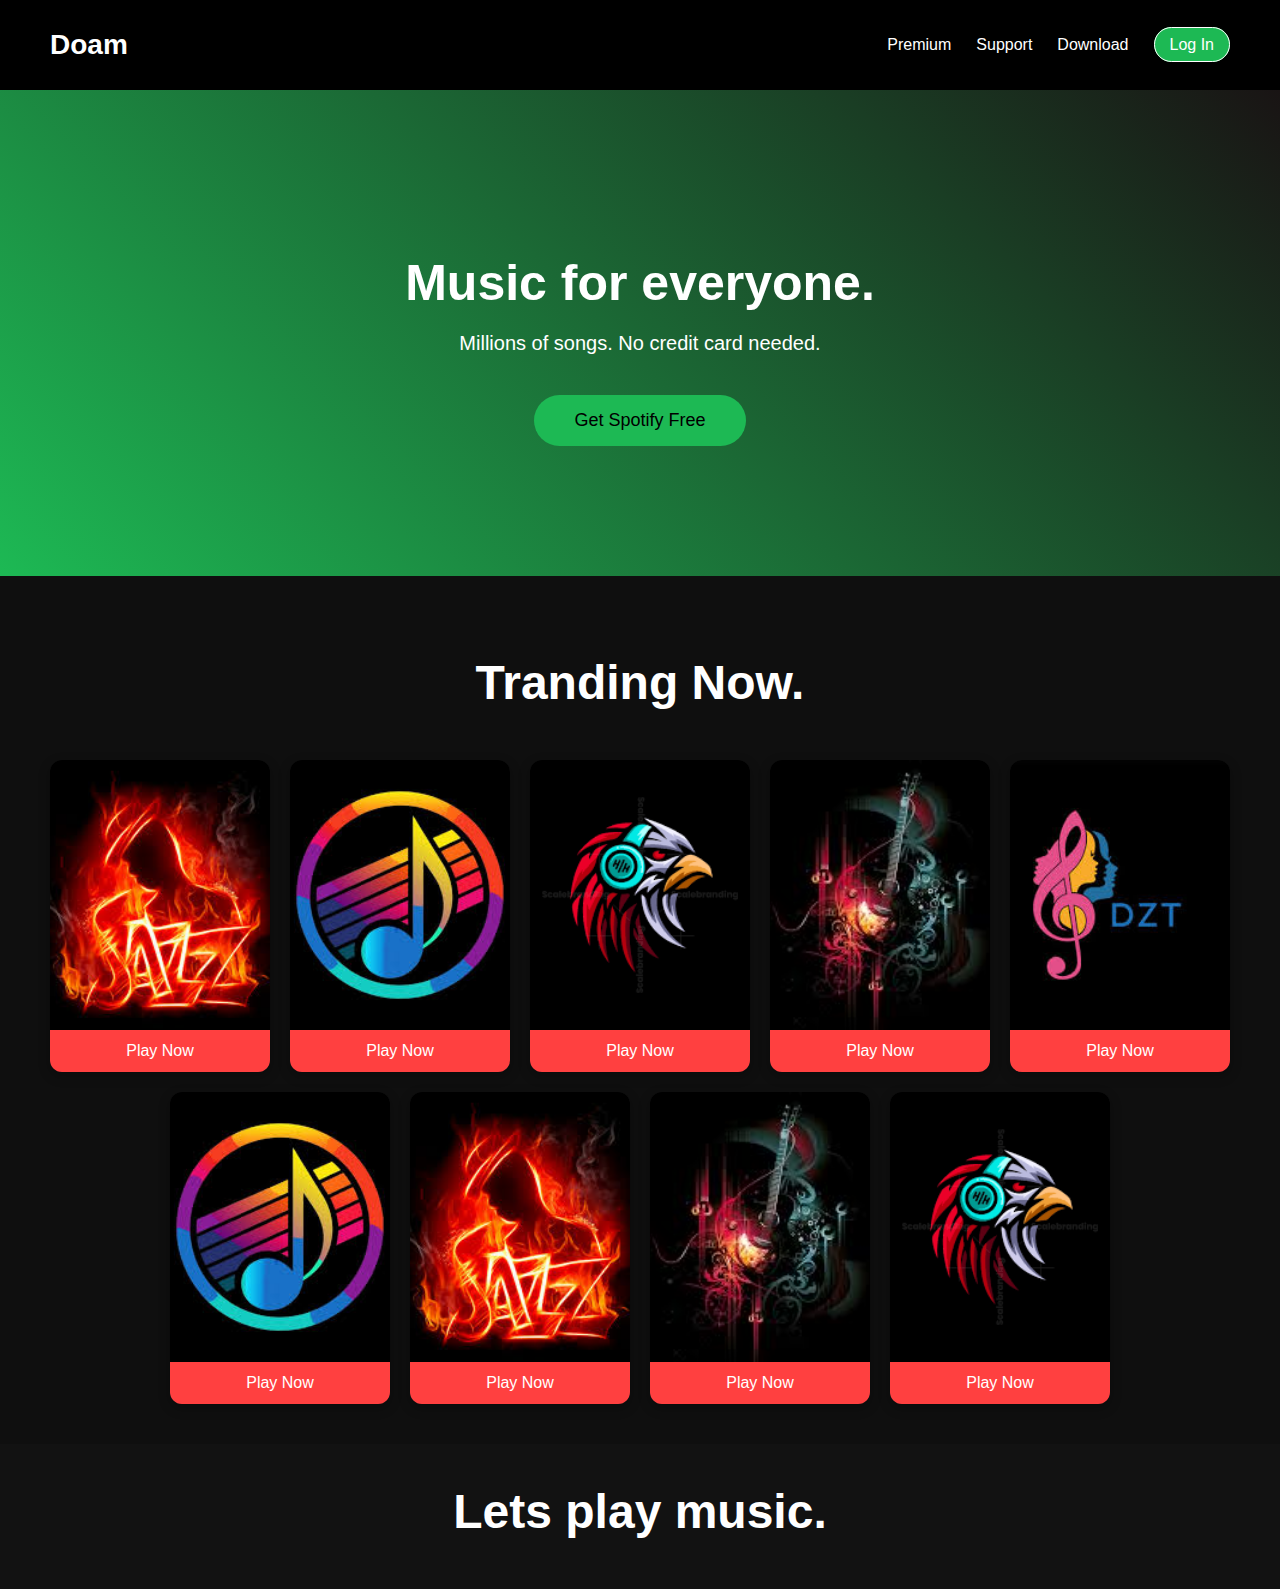
<file: index.html>
<!DOCTYPE html>
<html lang="en">
<head>
    <meta charset="UTF-8" />
    <meta name="viewport" content="width=device-width, initial-scale=1.0" />
    <title>Spotify Clone - Home</title>
    <link rel="stylesheet" href="style.css" />
</head>
<body>
    <nav class="navbar">
        <div class="logo">Doam</div>
        <ul>
            <li><a href="#">Premium</a></li>
            <li><a href="#" class="unique">Support</a></li>
            <li><a href="#">Download</a></li>
            <li><a href="login.html" class="login-btn">Log In</a></li>
        </ul>
    </nav>

    <section class="hero">
        <h1>Music for everyone.</h1>
        <p>Millions of songs. No credit card needed.</p>
        <button class="cta">Get Spotify Free</button>
    </section>

    <section class="Music-list">
        <div class="trand">
            <h2>Tranding Now.</h2>
        </div>
        <div class="music-card">
            <div class="card">
                <img src="./assests/image.png" alt="image">
                <button>Play Now</button>
            </div>
            <div class="card">
                <img src="./assests/image1.png" alt="image">
                <button>Play Now</button>
            </div>
            <div class="card">
                <img src="./assests/image2.png" alt="image">
                <button>Play Now</button>
            </div>
            <div class="card">
                <img src="./assests/image copy.png" alt="image">
                <button>Play Now</button>
            </div>
            <div class="card">
                <img src="./assests/image copy 2.png" alt="image">
                <button>Play Now</button>
            </div>
            <div class="card">
                <img src="./assests/image1.png" alt="image">
                <button>Play Now</button>
            </div>
            <div class="card">
                <img src="./assests/image.png" alt="image">
                <button>Play Now</button>
            </div>
            <div class="card">
                <img src="./assests/image copy.png" alt="image">
                <button>Play Now</button>
            </div>
            <div class="card">
                <img src="./assests/image2.png" alt="image">
                <button>Play Now</button>
            </div>
        </div>
    </section>
    <footer class="trand">
        <h2>Lets play music.</h2>
    </footer>
</body>
</html>
</file>
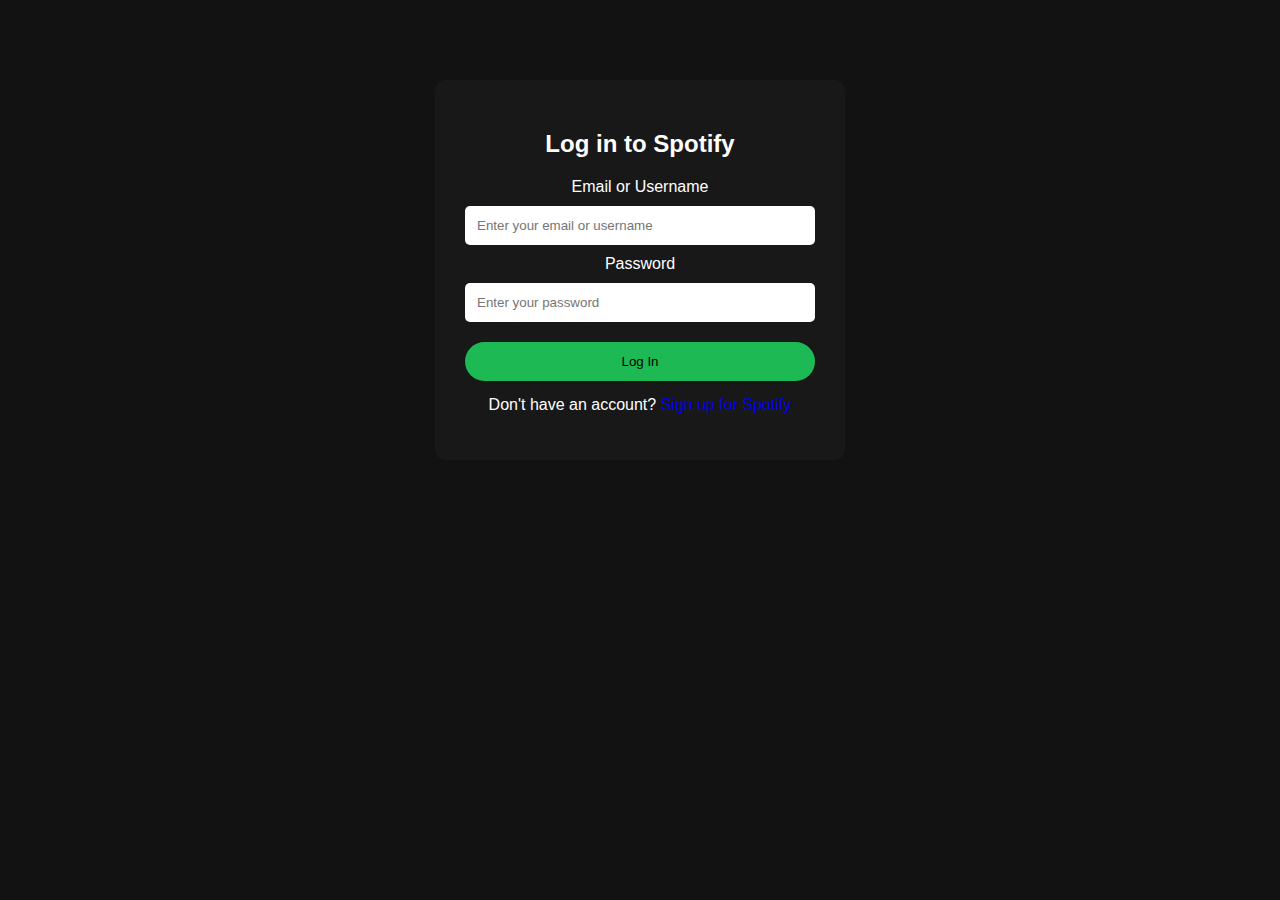
<file: login.html>
<!DOCTYPE html>
<html lang="en">
<head>
    <meta charset="UTF-8" />
    <meta name="viewport" content="width=device-width, initial-scale=1.0" />
    <title>Spotify Login</title>
    <link rel="stylesheet" href="style.css" />
</head>
<body>
    <div class="login-container">
        <h2>Log in to Spotify</h2>

        <form>
            <label>Email or Username</label>
            <input type="text" placeholder="Enter your email or username" required>

            <label>Password</label>
            <input type="password" placeholder="Enter your password" required>

            <button type="submit" class="login-btn">Log In</button>
        </form>

        <p class="signup-text">Don't have an account? <a href="#">Sign up for Spotify</a></p>
    </div>
</body>
</html>
</file>
<file: style.css>
body {
    font-family: Arial, sans-serif;
    margin: 0;
    background-color: #121212;
    color: white;
}

/* NAVBAR */
.navbar {
    display: flex;
    justify-content: space-between;
    align-items: center;
    padding: 20px 50px;
    background-color: black;
}

.navbar .logo {
    font-size: 28px;
    font-weight: bold;
}

.navbar ul {
    list-style: none;
    display: flex;
    gap: 25px;
}

.navbar ul li a {
    text-decoration: none;
    color: white;
    font-size: 16px;
}

.navbar .login-btn {
    padding: 8px 15px;
    border: 1px solid white;
    border-radius: 20px;
}



/* HERO SECTION */
.hero {
    text-align: center;
    padding: 130px 20px;
    background: linear-gradient(45deg, #1db954, #191414);
}

.hero h1 {
    font-size: 50px;
    margin-bottom: 10px;
}

.hero p {
    font-size: 20px;
}

.cta {
    margin-top: 20px;
    padding: 15px 40px;
    font-size: 18px;
    background-color: #1db954;
    border: none;
    border-radius: 30px;
    cursor: pointer;
}

/* Container Section */
.trand > h2 {
    color: #fff;
    text-align: center;
    font-size: 3rem;
    padding-bottom: 10px;
}

.Music-list {
    padding: 40px 10px;
    background: #0f0f0f;
    font-family: Arial, sans-serif;
}

.Music-list {
    color: #fff;
    font-size: 28px;
    margin-bottom: 20px;
}

/* Card Wrapper */
.music-card {
    display: flex;
    flex-wrap: wrap;
    gap: 20px;
    justify-content: center;
}


.card {
    width: 220px;
    background: #1a1a1a;
    border-radius: 12px;
    overflow: hidden;
    box-shadow: 0 4px 12px rgba(0,0,0,0.3);
    transition: transform 0.3s ease, box-shadow 0.3s ease;
    text-align: center;
    display: flex;
    flex-direction: column;
}


.card:hover {
    transform: translateY(-5px);
    box-shadow: 0 8px 20px rgba(0,0,0,0.5);
}


.card img {
    width: 100%;
    height: 270px;
    object-fit: cover;
    background: #333;
}

/* Button */
.card button {
    width: 100%;
    padding: 12px;
    background: #ff4040;
    color: #fff;
    border: none;
    outline: none;
    cursor: pointer;
    font-size: 16px;
    transition: background 0.3s ease;
}

.card button:hover {
    background: #ff1a1a;
}

/* Responsive Layout */
@media (max-width: 768px) {
    .card {
        width: 45%;
    }
}

@media (max-width: 500px) {
    .card {
        width: 100%;
    }
}


/* LOGIN PAGE */
.login-container {
    width: 350px;
    margin: 80px auto;
    background-color: #181818;
    padding: 30px;
    border-radius: 10px;
    text-align: center;
}

.login-container form {
    display: flex;
    flex-direction: column;
    gap: 10px;
}

input {
    padding: 12px;
    border-radius: 5px;
    border: none;
}

.login-btn {
    padding: 12px;
    background-color: #1db954;
    border: none;
    border-radius: 20px;
    margin-top: 10px;
    cursor: pointer;
}

.signup-text {
    margin-top: 15px;
}

@media (max-width: 900px) {
    .navbar {
        padding: 20px 30px;
    }
    .hero h1 {
        font-size: 40px;
    }
}

@media (max-width: 560px) {
    /* NAVBAR STACKING */
    .navbar {
        flex-direction: column;
        gap: 15px;
        text-align: center;
        padding: 20px 5px;
    }

    .navbar ul {
        gap: 10px;
    }

    .unique {
        display: none;
    }

    /* HERO */
    .hero {
        padding: 100px 20px;
    }

    .hero h1 {
        font-size: 32px;
    }

    .hero p {
        font-size: 18px;
    }

    .cta {
        padding: 12px 30px;
        font-size: 16px;
    }

    /* LOGIN BOX */
    .login-container {
        width: 90%;
        padding: 20px;
    }
}

@media (max-width: 400px) {
    .hero h1 {
        font-size: 28px;
    }

    .navbar .logo {
        font-size: 22px;
    }

    input {
        padding: 10px;
    }
}
</file>
